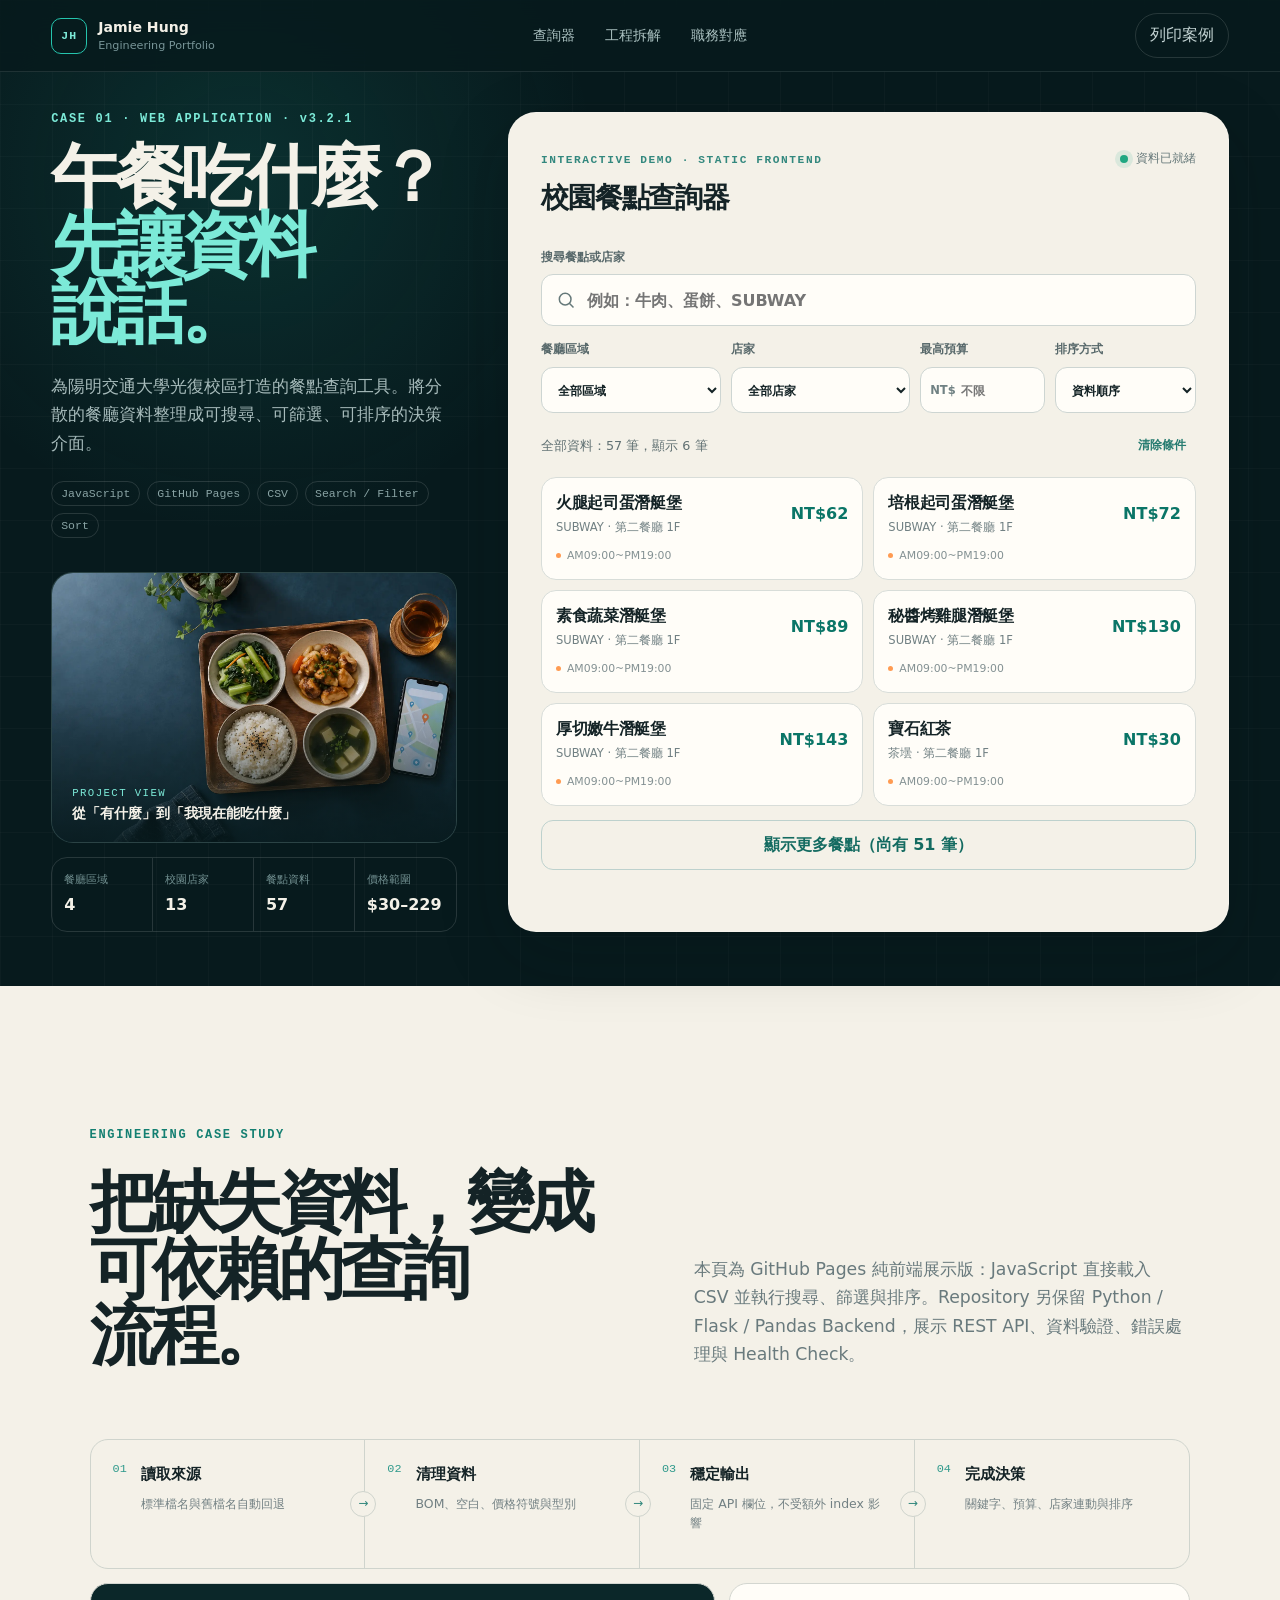
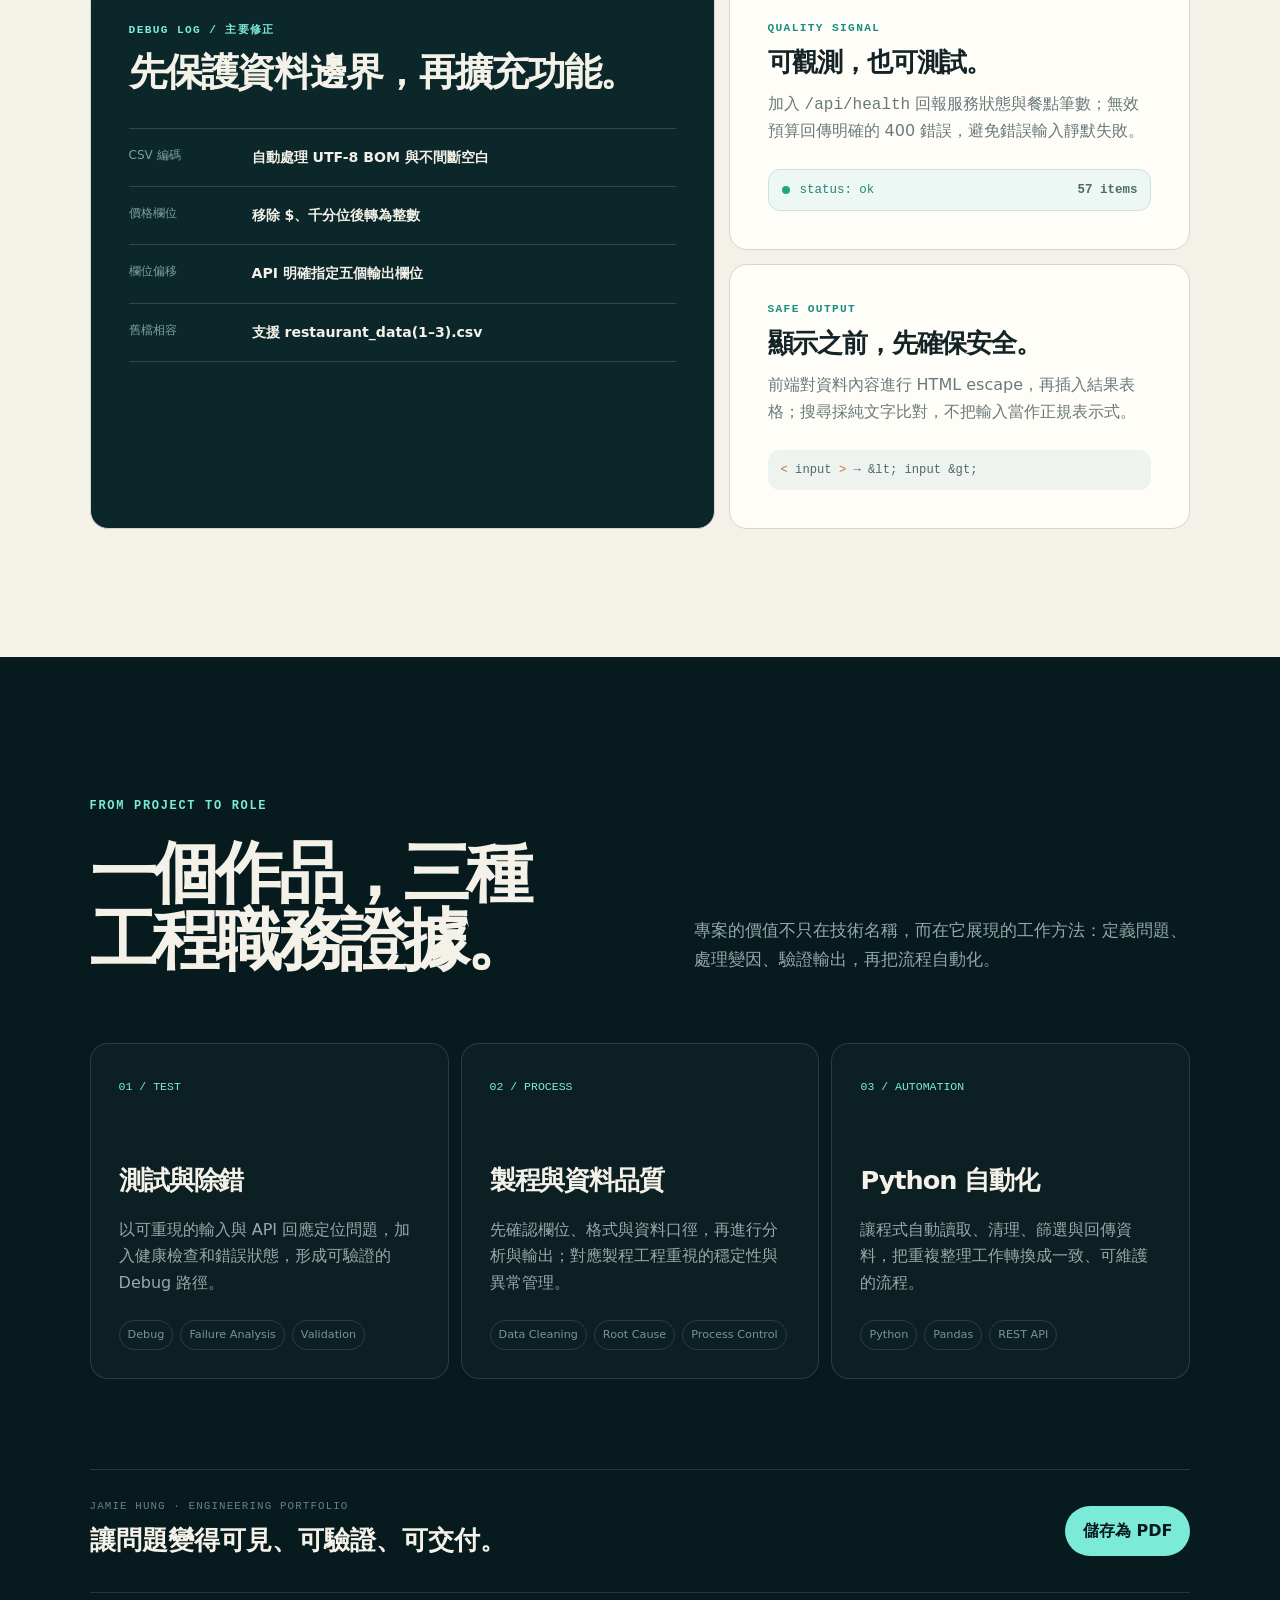
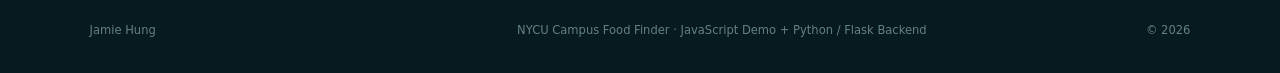
<file: docs/index.html>
<!doctype html>
<html lang="zh-Hant">
  <head>
    <meta charset="utf-8" />
    <meta name="viewport" content="width=device-width, initial-scale=1" />
    <meta name="theme-color" content="#071a1d" />
    <meta
      name="description"
      content="Jamie Hung 的 NYCU Campus Food Finder 工程作品：GitHub Pages 純前端互動展示：以 JavaScript 載入 CSV，支援搜尋、篩選與排序；Repository 同時保留 Flask / Pandas Backend。"
    />
    <link rel="icon" href="favicon.svg" type="image/svg+xml" />
    <link rel="preload" href="food-finder-hero.webp" as="image" type="image/webp" />
    <title>Jamie Hung｜NYCU Campus Food Finder</title>
    <link rel="stylesheet" href="styles.css" />
  </head>
  <body>
    <a class="skip-link" href="#finder-app">跳到餐點查詢器</a>

    <header class="site-header">
      <a class="brand" href="#top" aria-label="回到頁首">
        <span class="brand-mark">JH</span>
        <span class="brand-copy"><strong>Jamie Hung</strong><small>Engineering Portfolio</small></span>
      </a>
      <nav aria-label="主要導覽">
        <a href="#finder">查詢器</a>
        <a href="#case-study">工程拆解</a>
        <a href="#role-fit">職務對應</a>
      </nav>
      <button class="print-button" type="button" data-print>列印案例</button>
    </header>

    <main id="top">
      <section class="product" id="finder" aria-labelledby="product-title">
        <div class="project-intro">
          <div class="intro-copy">
            <p class="eyebrow">CASE 01 · WEB APPLICATION · v3.2.1</p>
            <h1 id="product-title">午餐吃什麼？<br /><span>先讓資料說話。</span></h1>
            <p class="lede">
              為陽明交通大學光復校區打造的餐點查詢工具。將分散的餐廳資料整理成可搜尋、可篩選、可排序的決策介面。
            </p>
            <ul class="tech-list" aria-label="使用技術">
              <li>JavaScript</li><li>GitHub Pages</li><li>CSV</li><li>Search / Filter</li><li>Sort</li>
            </ul>
          </div>

          <figure class="project-image">
            <img
              src="food-finder-hero.webp"
              alt="校園午餐餐盤與顯示抽象地圖搜尋介面的手機"
              width="1536"
              height="1024"
            />
            <figcaption>
              <span>PROJECT VIEW</span>
              <strong>從「有什麼」到「我現在能吃什麼」</strong>
            </figcaption>
          </figure>

          <dl class="project-stats" aria-label="專案資料摘要">
            <div><dt>餐廳區域</dt><dd id="stat-areas">4</dd></div>
            <div><dt>校園店家</dt><dd id="stat-shops">13</dd></div>
            <div><dt>餐點資料</dt><dd id="stat-items">57</dd></div>
            <div><dt>價格範圍</dt><dd id="stat-range">$30–229</dd></div>
          </dl>
        </div>

        <div class="finder-shell" id="finder-app">
          <div class="app-titlebar">
            <div>
              <span class="app-kicker">INTERACTIVE DEMO · STATIC FRONTEND</span>
              <h2>校園餐點查詢器</h2>
            </div>
            <span class="data-state" id="data-state"><i></i> 載入資料中</span>
          </div>

          <form class="finder-controls" id="finder-form" novalidate>
            <label class="search-field">
              <span>搜尋餐點或店家</span>
              <span class="input-wrap">
                <svg viewBox="0 0 24 24" aria-hidden="true"><circle cx="11" cy="11" r="7"></circle><path d="m16 16 5 5"></path></svg>
                <input id="keyword" type="search" placeholder="例如：牛肉、蛋餅、SUBWAY" autocomplete="off" />
              </span>
            </label>

            <div class="control-grid">
              <label><span>餐廳區域</span><select id="area"><option value="">全部區域</option></select></label>
              <label><span>店家</span><select id="shop"><option value="">全部店家</option></select></label>
              <label><span>最高預算</span><span class="money-input"><b>NT$</b><input id="budget" type="number" min="0" step="1" inputmode="numeric" placeholder="不限" /></span></label>
              <label><span>排序方式</span><select id="sort"><option value="default">資料順序</option><option value="price-asc">價格低到高</option><option value="price-desc">價格高到低</option></select></label>
            </div>

            <div class="control-actions">
              <p id="result-count" aria-live="polite">正在準備餐點資料…</p>
              <button class="clear-button" id="clear" type="button">清除條件</button>
            </div>
          </form>

          <div class="results" id="results" aria-busy="true"></div>
          <div class="empty-state" id="empty" hidden>
            <strong>沒有符合條件的餐點</strong>
            <p>試著提高預算，或清除部分篩選條件。</p>
          </div>
          <div class="error-state" id="load-error" hidden role="alert">
            <strong>餐點資料暫時無法讀取</strong>
            <p>請重新整理頁面後再試一次。</p>
          </div>
          <button class="more-button" id="show-more" type="button" hidden>顯示更多餐點</button>
        </div>
      </section>

      <section class="case-study" id="case-study" aria-labelledby="case-title">
        <div class="section-heading">
          <p class="eyebrow">ENGINEERING CASE STUDY</p>
          <h2 id="case-title">把缺失資料，變成<br />可依賴的查詢流程。</h2>
          <p>
            本頁為 GitHub Pages 純前端展示版：JavaScript 直接載入 CSV 並執行搜尋、篩選與排序。Repository 另保留 Python / Flask / Pandas Backend，展示 REST API、資料驗證、錯誤處理與 Health Check。
          </p>
        </div>

        <ol class="pipeline" aria-label="資料處理流程">
          <li><span>01</span><div><strong>讀取來源</strong><small>標準檔名與舊檔名自動回退</small></div></li>
          <li><span>02</span><div><strong>清理資料</strong><small>BOM、空白、價格符號與型別</small></div></li>
          <li><span>03</span><div><strong>穩定輸出</strong><small>固定 API 欄位，不受額外 index 影響</small></div></li>
          <li><span>04</span><div><strong>完成決策</strong><small>關鍵字、預算、店家連動與排序</small></div></li>
        </ol>

        <div class="engineering-grid">
          <article class="decision-card main-decision">
            <div class="card-label">DEBUG LOG / 主要修正</div>
            <h3>先保護資料邊界，再擴充功能。</h3>
            <div class="fix-list">
              <div><span>CSV 編碼</span><strong>自動處理 UTF-8 BOM 與不間斷空白</strong></div>
              <div><span>價格欄位</span><strong>移除 $、千分位後轉為整數</strong></div>
              <div><span>欄位偏移</span><strong>API 明確指定五個輸出欄位</strong></div>
              <div><span>舊檔相容</span><strong>支援 restaurant_data(1–3).csv</strong></div>
            </div>
          </article>

          <article class="decision-card">
            <div class="card-label">QUALITY SIGNAL</div>
            <h3>可觀測，也可測試。</h3>
            <p>加入 <code>/api/health</code> 回報服務狀態與餐點筆數；無效預算回傳明確的 400 錯誤，避免錯誤輸入靜默失敗。</p>
            <div class="status-sample"><i></i><span>status: ok</span><strong>57 items</strong></div>
          </article>

          <article class="decision-card">
            <div class="card-label">SAFE OUTPUT</div>
            <h3>顯示之前，先確保安全。</h3>
            <p>前端對資料內容進行 HTML escape，再插入結果表格；搜尋採純文字比對，不把輸入當作正規表示式。</p>
            <div class="code-sample"><span>&lt;</span> input <span>&gt;</span> → &amp;lt; input &amp;gt;</div>
          </article>
        </div>
      </section>

      <section class="role-fit" id="role-fit" aria-labelledby="fit-title">
        <div class="fit-intro">
          <p class="eyebrow">FROM PROJECT TO ROLE</p>
          <h2 id="fit-title">一個作品，三種<br />工程職務證據。</h2>
          <p>專案的價值不只在技術名稱，而在它展現的工作方法：定義問題、處理變因、驗證輸出，再把流程自動化。</p>
        </div>

        <div class="role-cards">
          <article>
            <span>01 / TEST</span>
            <h3>測試與除錯</h3>
            <p>以可重現的輸入與 API 回應定位問題，加入健康檢查和錯誤狀態，形成可驗證的 Debug 路徑。</p>
            <ul><li>Debug</li><li>Failure Analysis</li><li>Validation</li></ul>
          </article>
          <article>
            <span>02 / PROCESS</span>
            <h3>製程與資料品質</h3>
            <p>先確認欄位、格式與資料口徑，再進行分析與輸出；對應製程工程重視的穩定性與異常管理。</p>
            <ul><li>Data Cleaning</li><li>Root Cause</li><li>Process Control</li></ul>
          </article>
          <article>
            <span>03 / AUTOMATION</span>
            <h3>Python 自動化</h3>
            <p>讓程式自動讀取、清理、篩選與回傳資料，把重複整理工作轉換成一致、可維護的流程。</p>
            <ul><li>Python</li><li>Pandas</li><li>REST API</li></ul>
          </article>
        </div>

        <div class="closing-note">
          <div>
            <span>JAMIE HUNG · ENGINEERING PORTFOLIO</span>
            <strong>讓問題變得可見、可驗證、可交付。</strong>
          </div>
          <button class="closing-action" type="button" data-print>儲存為 PDF</button>
        </div>

        <footer>
          <span>Jamie Hung</span>
          <span>NYCU Campus Food Finder · JavaScript Demo + Python / Flask Backend</span>
          <span>© <span id="year"></span></span>
        </footer>
      </section>
    </main>

    <script src="app.js"></script>
  </body>
</html>
</file>
<file: docs/styles.css>
:root {
  --navy: #071a1d;
  --navy-2: #0b2729;
  --teal: #25c4ad;
  --teal-bright: #7cead8;
  --orange: #ff9b52;
  --cream: #f4f1e8;
  --paper: #fffdf8;
  --ink: #142326;
  --muted: #697a7d;
  --line: rgba(20, 35, 38, 0.14);
  --line-dark: rgba(255, 255, 255, 0.13);
  --radius: 22px;
  --shadow: 0 22px 70px rgba(0, 20, 22, 0.2);
}

* { box-sizing: border-box; }
html { scroll-behavior: smooth; }
body {
  margin: 0;
  background: var(--navy);
  color: var(--cream);
  font-family: Inter, ui-sans-serif, system-ui, -apple-system, BlinkMacSystemFont, "Segoe UI", "Noto Sans TC", sans-serif;
  font-size: 16px;
  line-height: 1.65;
  -webkit-font-smoothing: antialiased;
}

button, input, select { font: inherit; }
button, select { cursor: pointer; }
a { color: inherit; text-decoration: none; }
img { display: block; max-width: 100%; }
::selection { color: var(--navy); background: var(--teal-bright); }

.skip-link {
  position: fixed;
  z-index: 99;
  top: 12px;
  left: 12px;
  padding: 10px 15px;
  color: var(--navy);
  background: var(--teal-bright);
  transform: translateY(-180%);
}
.skip-link:focus { transform: translateY(0); }

.site-header {
  position: fixed;
  z-index: 20;
  top: 0;
  left: 0;
  width: 100%;
  height: 72px;
  display: grid;
  grid-template-columns: 1fr auto 1fr;
  align-items: center;
  padding: 0 clamp(20px, 4vw, 68px);
  border-bottom: 1px solid rgba(255, 255, 255, 0.1);
  background: rgba(7, 26, 29, 0.82);
  backdrop-filter: blur(18px);
}
.brand { display: flex; align-items: center; gap: 11px; width: max-content; }
.brand-mark {
  display: grid;
  place-items: center;
  width: 36px;
  height: 36px;
  border: 1px solid var(--teal);
  border-radius: 10px;
  color: var(--teal-bright);
  font: 750 0.72rem ui-monospace, SFMono-Regular, Menlo, monospace;
  letter-spacing: .08em;
}
.brand-copy { display: flex; flex-direction: column; line-height: 1.2; }
.brand-copy strong { font-size: .88rem; }
.brand-copy small { margin-top: 3px; color: #789598; font-size: .7rem; }
nav { display: flex; gap: 30px; color: #abc1c1; font-size: .85rem; }
nav a { transition: color .2s ease; }
nav a:hover, nav a:focus-visible { color: var(--teal-bright); }
.print-button {
  justify-self: end;
  padding: 8px 14px;
  border: 1px solid var(--line-dark);
  border-radius: 999px;
  color: #c4d4d4;
  background: transparent;
}
.print-button:hover { border-color: var(--teal); color: var(--teal-bright); }

.product {
  min-height: 100svh;
  display: grid;
  grid-template-columns: minmax(360px, .72fr) minmax(620px, 1.28fr);
  gap: clamp(28px, 4vw, 64px);
  align-items: stretch;
  padding: 112px clamp(22px, 4vw, 68px) 54px;
  background:
    radial-gradient(circle at 19% 18%, rgba(37, 196, 173, .13), transparent 27%),
    linear-gradient(rgba(255,255,255,.024) 1px, transparent 1px),
    linear-gradient(90deg, rgba(255,255,255,.024) 1px, transparent 1px),
    var(--navy);
  background-size: auto, 52px 52px, 52px 52px, auto;
}
.project-intro { min-width: 0; display: flex; flex-direction: column; }
.eyebrow {
  margin: 0 0 18px;
  color: var(--teal-bright);
  font: 700 .75rem ui-monospace, SFMono-Regular, Menlo, monospace;
  letter-spacing: .14em;
}
h1, h2, h3, p { text-wrap: pretty; }
h1 {
  margin: 0;
  font-size: clamp(3rem, 5.5vw, 6.8rem);
  line-height: .96;
  letter-spacing: -.07em;
}
h1 span { color: var(--teal-bright); }
.lede { max-width: 650px; margin: 25px 0 0; color: #a7bbbb; font-size: clamp(1rem, 1.35vw, 1.2rem); }
.tech-list { display: flex; flex-wrap: wrap; gap: 7px; margin: 24px 0 0; padding: 0; list-style: none; }
.tech-list li {
  padding: 5px 9px;
  border: 1px solid var(--line-dark);
  border-radius: 999px;
  color: #89a3a4;
  font: .72rem ui-monospace, SFMono-Regular, Menlo, monospace;
}
.project-image {
  position: relative;
  overflow: hidden;
  min-height: 220px;
  margin: 34px 0 0;
  border: 1px solid var(--line-dark);
  border-radius: var(--radius);
  background: var(--navy-2);
}
.project-image img { width: 100%; height: 100%; min-height: 220px; object-fit: cover; }
.project-image::after { content: ""; position: absolute; inset: 0; background: linear-gradient(180deg, transparent 48%, rgba(7,26,29,.84)); }
.project-image figcaption { position: absolute; z-index: 1; left: 20px; right: 20px; bottom: 16px; display: flex; flex-direction: column; }
.project-image figcaption span { color: var(--teal-bright); font: .67rem ui-monospace, SFMono-Regular, Menlo, monospace; letter-spacing: .13em; }
.project-image figcaption strong { margin-top: 3px; font-size: .9rem; }
.project-stats { display: grid; grid-template-columns: repeat(4, 1fr); margin: 14px 0 0; border: 1px solid var(--line-dark); border-radius: 16px; }
.project-stats div { min-width: 0; padding: 13px 12px; border-right: 1px solid var(--line-dark); }
.project-stats div:last-child { border-right: 0; }
.project-stats dt { color: #718f90; font-size: .66rem; white-space: nowrap; }
.project-stats dd { margin: 3px 0 0; font-size: 1rem; font-weight: 760; white-space: nowrap; }

.finder-shell {
  min-width: 0;
  overflow: hidden;
  padding: clamp(20px, 2.5vw, 34px);
  border: 1px solid rgba(255,255,255,.16);
  border-radius: 28px;
  color: var(--ink);
  background: var(--cream);
  box-shadow: var(--shadow);
}
.app-titlebar { display: flex; align-items: start; justify-content: space-between; gap: 24px; }
.app-kicker { color: #33887e; font: 700 .7rem ui-monospace, SFMono-Regular, Menlo, monospace; letter-spacing: .14em; }
.app-titlebar h2 { margin: 4px 0 0; font-size: clamp(1.5rem, 2.2vw, 2.2rem); letter-spacing: -.04em; }
.data-state { display: flex; align-items: center; gap: 8px; margin-top: 4px; color: #657879; font-size: .75rem; white-space: nowrap; }
.data-state i { width: 8px; height: 8px; border-radius: 50%; background: #d7a042; box-shadow: 0 0 0 5px rgba(215,160,66,.12); }
.data-state.ready i { background: #20a781; box-shadow: 0 0 0 5px rgba(32,167,129,.12); }
.data-state.error i { background: #c94c49; box-shadow: 0 0 0 5px rgba(201,76,73,.12); }
.finder-controls { margin-top: 25px; }
.finder-controls label { display: flex; flex-direction: column; gap: 7px; color: #58696b; font-size: .78rem; font-weight: 700; }
.input-wrap { position: relative; display: block; }
.input-wrap svg { position: absolute; top: 50%; left: 15px; width: 20px; height: 20px; fill: none; stroke: #657879; stroke-width: 1.8; transform: translateY(-50%); }
input, select {
  width: 100%;
  height: 46px;
  border: 1px solid #cdd5d2;
  border-radius: 12px;
  color: var(--ink);
  background: var(--paper);
  outline: none;
}
input { padding: 0 13px; }
select { padding: 0 36px 0 12px; }
input:focus, select:focus { border-color: #249d8b; box-shadow: 0 0 0 3px rgba(37,196,173,.15); }
.search-field input { height: 52px; padding-left: 45px; font-size: 1rem; }
.control-grid { display: grid; grid-template-columns: 1.15fr 1.15fr .8fr .9fr; gap: 10px; margin-top: 13px; }
.money-input { position: relative; display: block; }
.money-input b { position: absolute; left: 10px; top: 50%; color: #708183; font-size: .72rem; transform: translateY(-50%); }
.money-input input { padding-left: 40px; }
.control-actions { display: flex; align-items: center; justify-content: space-between; gap: 15px; margin-top: 15px; }
.control-actions p { margin: 0; color: #617173; font-size: .8rem; }
.clear-button { padding: 7px 10px; border: 0; color: #277c71; background: transparent; font-size: .78rem; font-weight: 740; }
.clear-button:hover { color: #0b5c53; text-decoration: underline; text-underline-offset: 3px; }
.results {
  display: grid;
  grid-template-columns: repeat(2, minmax(0, 1fr));
  gap: 10px;
  margin-top: 14px;
}
.food-card {
  min-width: 0;
  display: grid;
  grid-template-columns: 1fr auto;
  gap: 10px;
  padding: 14px;
  border: 1px solid #d8ddd9;
  border-radius: 15px;
  background: var(--paper);
  transition: border-color .18s ease, transform .18s ease, box-shadow .18s ease;
}
.food-card:hover { border-color: #80bdb4; transform: translateY(-2px); box-shadow: 0 9px 24px rgba(14,61,59,.08); }
.food-card h3 { overflow: hidden; margin: 0; font-size: .98rem; line-height: 1.35; letter-spacing: -.02em; text-overflow: ellipsis; white-space: nowrap; }
.food-card p { overflow: hidden; margin: 5px 0 0; color: #718083; font-size: .72rem; text-overflow: ellipsis; white-space: nowrap; }
.food-card strong { align-self: center; color: #0a7567; font-size: 1rem; white-space: nowrap; }
.food-card small { grid-column: 1 / -1; display: flex; align-items: center; gap: 6px; color: #849193; font-size: .68rem; }
.food-card small::before { content: ""; width: 5px; height: 5px; border-radius: 50%; background: var(--orange); }
.empty-state, .error-state { padding: 45px 18px; text-align: center; color: #6c7d7f; }
.empty-state strong, .error-state strong { color: var(--ink); }
.empty-state p, .error-state p { margin: 5px 0 0; font-size: .85rem; }
.more-button {
  width: 100%;
  margin-top: 14px;
  padding: 11px 16px;
  border: 1px solid #bdd1cd;
  border-radius: 12px;
  color: #146b61;
  background: transparent;
  font-weight: 750;
}
.more-button:hover { border-color: #249d8b; background: rgba(37,196,173,.08); }

.case-study {
  padding: clamp(90px, 10vw, 150px) clamp(22px, 7vw, 110px);
  color: var(--ink);
  background: var(--cream);
}
.section-heading { display: grid; grid-template-columns: 1.05fr .95fr; gap: 55px; align-items: end; }
.section-heading .eyebrow { grid-column: 1 / -1; margin-bottom: -28px; color: #137f71; }
.section-heading h2, .fit-intro h2 { margin: 0; font-size: clamp(2.6rem, 5.2vw, 5.8rem); line-height: 1; letter-spacing: -.065em; }
.section-heading > p:last-child { max-width: 520px; margin: 0; color: var(--muted); font-size: 1.08rem; }
.pipeline { display: grid; grid-template-columns: repeat(4,1fr); margin: 70px 0 0; padding: 0; border: 1px solid #cfd4cd; border-radius: 18px; list-style: none; }
.pipeline li { position: relative; display: flex; gap: 14px; min-height: 128px; padding: 22px; border-right: 1px solid #cfd4cd; }
.pipeline li:last-child { border-right: 0; }
.pipeline li:not(:last-child)::after { content: "→"; position: absolute; z-index: 1; top: 50%; right: -12px; display: grid; place-items: center; width: 24px; height: 24px; border: 1px solid #cfd4cd; border-radius: 50%; color: #33887e; background: var(--cream); font-size: .75rem; transform: translateY(-50%); }
.pipeline > li > span { color: #309a8c; font: .74rem ui-monospace, SFMono-Regular, Menlo, monospace; }
.pipeline strong, .pipeline small { display: block; }
.pipeline strong { font-size: .96rem; }
.pipeline small { margin-top: 8px; color: #728083; font-size: .78rem; line-height: 1.5; }
.engineering-grid { display: grid; grid-template-columns: 1.15fr .85fr; gap: 14px; margin-top: 14px; }
.decision-card { padding: clamp(24px, 3vw, 38px); border: 1px solid #d3d6d0; border-radius: 18px; background: var(--paper); }
.main-decision { grid-row: span 2; background: var(--navy-2); color: var(--cream); }
.card-label { color: #188f80; font: 700 .7rem ui-monospace, SFMono-Regular, Menlo, monospace; letter-spacing: .12em; }
.main-decision .card-label { color: var(--teal-bright); }
.decision-card h3 { max-width: 650px; margin: 15px 0; font-size: clamp(1.65rem, 3vw, 3.4rem); line-height: 1.05; letter-spacing: -.045em; }
.decision-card:not(.main-decision) h3 { font-size: clamp(1.5rem, 2vw, 2.2rem); }
.decision-card p { margin: 0; color: #69797b; }
.fix-list { margin-top: 36px; border-top: 1px solid rgba(255,255,255,.15); }
.fix-list div { display: grid; grid-template-columns: 105px 1fr; gap: 18px; padding: 17px 0; border-bottom: 1px solid rgba(255,255,255,.15); }
.fix-list span { color: #7fa09f; font-size: .75rem; }
.fix-list strong { font-size: .88rem; }
.status-sample { display: flex; align-items: center; gap: 10px; margin-top: 25px; padding: 13px; border: 1px solid #cfe0db; border-radius: 12px; color: #278474; background: #edf8f5; font: .78rem ui-monospace, SFMono-Regular, Menlo, monospace; }
.status-sample i { width: 8px; height: 8px; border-radius: 50%; background: #20a781; }
.status-sample strong { margin-left: auto; color: #4e6b68; }
.code-sample { margin-top: 25px; padding: 13px; border-radius: 12px; color: #496d68; background: #eff3ef; font: .76rem ui-monospace, SFMono-Regular, Menlo, monospace; }
.code-sample span { color: #c66f34; }

.role-fit { padding: clamp(90px, 10vw, 150px) clamp(22px, 7vw, 110px) 0; background: var(--navy); }
.fit-intro { display: grid; grid-template-columns: 1.05fr .95fr; gap: 55px; align-items: end; }
.fit-intro .eyebrow { grid-column: 1 / -1; margin-bottom: -28px; }
.fit-intro p:last-child { max-width: 520px; margin: 0; color: #92a9a9; font-size: 1.08rem; }
.role-cards { display: grid; grid-template-columns: repeat(3,1fr); gap: 12px; margin-top: 70px; }
.role-cards article { min-height: 330px; padding: 28px; border: 1px solid var(--line-dark); border-radius: 18px; background: rgba(255,255,255,.025); }
.role-cards article > span { color: var(--teal-bright); font: .72rem ui-monospace, SFMono-Regular, Menlo, monospace; }
.role-cards h3 { margin: 60px 0 14px; font-size: clamp(1.55rem, 2vw, 2.15rem); letter-spacing: -.04em; }
.role-cards p { color: #95aaaa; }
.role-cards ul { display: flex; flex-wrap: wrap; gap: 7px; margin: 24px 0 0; padding: 0; list-style: none; }
.role-cards li { padding: 5px 8px; border: 1px solid var(--line-dark); border-radius: 999px; color: #789596; font-size: .7rem; }
.closing-note { display: flex; align-items: center; justify-content: space-between; gap: 30px; margin-top: 90px; padding: 30px 0; border-top: 1px solid var(--line-dark); border-bottom: 1px solid var(--line-dark); }
.closing-note div { display: flex; flex-direction: column; }
.closing-note span { color: #648284; font: .68rem ui-monospace, SFMono-Regular, Menlo, monospace; letter-spacing: .1em; }
.closing-note strong { margin-top: 7px; font-size: clamp(1.2rem, 2vw, 1.8rem); }
.closing-action { padding: 12px 18px; border: 0; border-radius: 999px; color: var(--navy); background: var(--teal-bright); font-weight: 800; white-space: nowrap; }
.closing-action:hover { background: #a1f5e7; }
footer { display: grid; grid-template-columns: 1fr 1.5fr auto; gap: 25px; padding: 28px 0; color: #648082; font-size: .72rem; }

@media (max-width: 1180px) {
  .product { grid-template-columns: 1fr; }
  .project-intro { display: grid; grid-template-columns: 1.05fr .95fr; gap: 25px; }
  .project-image { grid-column: 2; grid-row: 1; margin: 0; }
  .project-stats { grid-column: 1 / -1; }
  .finder-shell { min-height: 650px; }
}

@media (max-width: 860px) {
  .site-header { grid-template-columns: 1fr auto; }
  nav { display: none; }
  .section-heading, .fit-intro { grid-template-columns: 1fr; gap: 24px; }
  .section-heading .eyebrow, .fit-intro .eyebrow { margin-bottom: 0; }
  .pipeline { grid-template-columns: repeat(2,1fr); }
  .pipeline li:nth-child(2) { border-right: 0; }
  .pipeline li:nth-child(-n+2) { border-bottom: 1px solid #cfd4cd; }
  .pipeline li:nth-child(2)::after { display: none; }
  .engineering-grid { grid-template-columns: 1fr; }
  .main-decision { grid-row: auto; }
  .role-cards { grid-template-columns: 1fr; }
  .role-cards article { min-height: auto; }
  .role-cards h3 { margin-top: 35px; }
}

@media (max-width: 680px) {
  .site-header { height: 64px; padding: 0 16px; }
  .brand-copy small { display: none; }
  .print-button { font-size: .72rem; }
  .product { gap: 22px; padding: 92px 14px 32px; }
  .project-intro { display: flex; }
  .intro-copy { order: 0; }
  .project-image { order: 1; min-height: 190px; }
  .project-stats { order: 2; grid-template-columns: repeat(2, 1fr); }
  .project-stats div:nth-child(2) { border-right: 0; }
  .project-stats div:nth-child(-n+2) { border-bottom: 1px solid var(--line-dark); }
  h1 { font-size: clamp(3rem, 15vw, 5rem); }
  .finder-shell { padding: 18px 14px; border-radius: 20px; }
  .app-titlebar { align-items: start; }
  .data-state { font-size: 0; }
  .data-state i { margin-top: 7px; }
  .control-grid { grid-template-columns: 1fr 1fr; }
  .results { grid-template-columns: 1fr; }
  .pipeline { grid-template-columns: 1fr; }
  .pipeline li { border-right: 0; border-bottom: 1px solid #cfd4cd; }
  .pipeline li:last-child { border-bottom: 0; }
  .pipeline li:not(:last-child)::after { top: auto; right: 50%; bottom: -12px; transform: translateX(50%) rotate(90deg); }
  .fix-list div { grid-template-columns: 1fr; gap: 4px; }
  .closing-note { align-items: start; flex-direction: column; }
  .closing-action { width: 100%; }
  footer { grid-template-columns: 1fr; gap: 4px; }
}

@media (prefers-reduced-motion: reduce) {
  html { scroll-behavior: auto; }
  *, *::before, *::after { scroll-behavior: auto !important; transition-duration: .01ms !important; }
}

@media print {
  body { color: #111; background: #fff; }
  .site-header, .finder-controls, .more-button, .closing-action { display: none !important; }
  .product, .case-study, .role-fit { display: block; min-height: auto; padding: 28px; color: #111; background: #fff; }
  .project-intro { display: block; }
  .project-image { max-height: 260px; margin-top: 25px; }
  .project-stats { border-color: #aaa; }
  .project-stats div { border-color: #aaa; }
  .finder-shell { margin-top: 25px; border-color: #aaa; box-shadow: none; }
  .results { grid-template-columns: repeat(2,1fr); }
  .section-heading, .fit-intro { display: block; }
  .pipeline, .engineering-grid, .role-cards { margin-top: 28px; }
  .decision-card, .main-decision, .role-cards article { break-inside: avoid; color: #111; border-color: #aaa; background: #fff; }
  .role-cards { grid-template-columns: repeat(3,1fr); }
  .role-cards p, .fit-intro p:last-child, .lede { color: #444; }
  footer { color: #444; }
}
</file>
